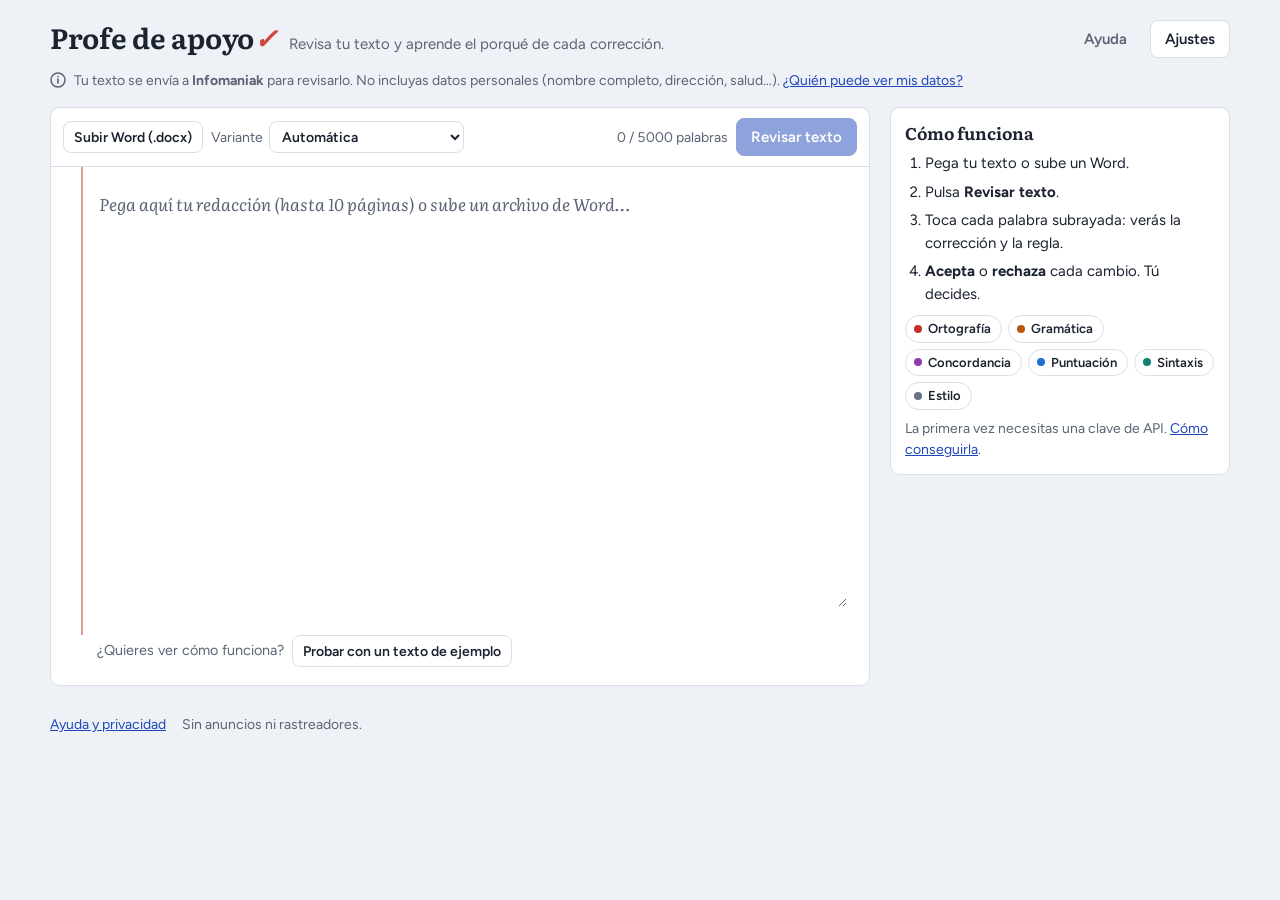
<file: index.html>
<!doctype html>
<html lang="es">
<head>
<meta charset="utf-8">
<meta name="viewport" content="width=device-width, initial-scale=1, viewport-fit=cover">
<title>Profe de apoyo</title>
<meta name="description" content="Revisa la gramática, la ortografía y la sintaxis de tus textos en español, con una explicación breve de cada corrección.">
<meta name="referrer" content="no-referrer">
<link rel="stylesheet" href="styles.css">
</head>
<body>
<div class="wrap">
  <header class="top">
    <div class="brand">
      <h1>Profe de apoyo<span class="tick">✓</span></h1>
      <p>Revisa tu texto y aprende el porqué de cada corrección.</p>
    </div>
    <nav>
      <a class="btn ghost" href="ayuda.html">Ayuda</a>
      <button class="btn" id="openSettings" type="button">Ajustes</button>
    </nav>
  </header>

  <p class="notice" id="notice">
    <svg width="16" height="16" viewBox="0 0 16 16" aria-hidden="true"><circle cx="8" cy="8" r="7" fill="none" stroke="currentColor" stroke-width="1.5"/><path d="M8 7v4M8 4.6v.1" stroke="currentColor" stroke-width="1.6" stroke-linecap="round"/></svg>
    <span>Tu texto se envía a <b id="providerName">Infomaniak</b> para revisarlo. No incluyas datos personales (nombre completo, dirección, salud…). <a href="ayuda.html#privacidad">¿Quién puede ver mis datos?</a></span>
  </p>

  <main class="layout">
    <section class="page" aria-label="Tu texto">
      <!-- Editing mode -->
      <div id="editMode">
        <div class="page-bar">
          <button class="btn small" id="uploadBtn" type="button">Subir Word (.docx)</button>
          <input id="fileInput" type="file" accept=".docx,.txt,application/vnd.openxmlformats-officedocument.wordprocessingml.document,text/plain" hidden>
          <label class="variant" for="variant"><span>Variante</span>
            <select id="variant">
              <option value="auto">Automática</option>
              <option value="es">España</option>
              <option value="mx">México y Centroamérica</option>
              <option value="caribe">Caribe</option>
              <option value="andina">Andina</option>
              <option value="rio">Río de la Plata</option>
              <option value="cl">Chile</option>
              <option value="us">Estados Unidos</option>
            </select>
          </label>
          <span class="grow"></span>
          <span class="count" id="wordCount">0 / 5.000 palabras</span>
          <button class="btn primary" id="checkBtn" type="button">Revisar texto</button>
        </div>
        <div id="editBanner"></div>
        <div class="sheet">
          <label for="input" class="label" style="position:absolute;left:-9999px">Tu texto</label>
          <textarea id="input" spellcheck="false" placeholder="Pega aquí tu redacción (hasta 10 páginas) o sube un archivo de Word…"></textarea>
        </div>
        <div class="empty-help" id="emptyHelp">
          <span>¿Quieres ver cómo funciona?</span>
          <button class="btn small" id="sampleBtn" type="button">Probar con un texto de ejemplo</button>
        </div>
      </div>

      <!-- Review mode -->
      <div id="reviewMode" hidden>
        <div class="page-bar">
          <button class="btn small" id="editBtn" type="button">Editar texto</button>
          <span class="grow"></span>
          <button class="btn small" id="copyBtn" type="button">Copiar texto</button>
          <button class="btn small" id="downloadBtn" type="button">Descargar (.txt)</button>
        </div>
        <div class="progress" id="progress">
          <div class="progress-label" id="progressLabel">Preparando…</div>
          <div class="bar"><span id="progressBar"></span></div>
        </div>
        <div id="reviewBanner"></div>
        <div class="sheet" id="sheet">
          <div class="doc" id="doc" aria-live="polite"></div>
          <div class="card" id="card" hidden role="dialog" aria-label="Sugerencia"></div>
        </div>
      </div>
    </section>

    <aside class="side">
      <div class="panel how" id="howPanel">
        <h2>Cómo funciona</h2>
        <ol>
          <li>Pega tu texto o sube un Word.</li>
          <li>Pulsa <b>Revisar texto</b>.</li>
          <li>Toca cada palabra subrayada: verás la corrección y la regla.</li>
          <li><b>Acepta</b> o <b>rechaza</b> cada cambio. Tú decides.</li>
        </ol>
        <div class="legend" aria-label="Tipos de corrección">
          <span class="chip static t-ortografia">Ortografía</span>
          <span class="chip static t-gramatica">Gramática</span>
          <span class="chip static t-concordancia">Concordancia</span>
          <span class="chip static t-puntuacion">Puntuación</span>
          <span class="chip static t-sintaxis">Sintaxis</span>
          <span class="chip static t-estilo">Estilo</span>
        </div>
        <p>La primera vez necesitas una clave de API. <a href="ayuda.html#clave">Cómo conseguirla</a>.</p>
      </div>

      <div class="panel" id="sumPanel" hidden>
        <div class="label">Sugerencias</div>
        <div class="stats" id="stats"></div>
        <div class="filters" id="filters"></div>
        <div class="actions">
          <button class="btn small ok" id="acceptAll" type="button">Aceptar todas</button>
          <button class="btn small" id="rejectAll" type="button">Rechazar todas</button>
        </div>
      </div>
      <div class="panel" id="listPanel" hidden>
        <ul class="list" id="list"></ul>
      </div>
    </aside>
  </main>

  <footer class="foot-links">
    <a href="ayuda.html">Ayuda y privacidad</a>
    <span>Sin anuncios ni rastreadores.</span>
  </footer>
</div>

<dialog id="settings" aria-labelledby="settingsTitle">
  <form class="dlg" id="settingsForm" method="dialog">
    <h2 id="settingsTitle">Ajustes</h2>

    <div class="field">
      <span class="label">Servicio de IA</span>
      <div class="seg cards">
        <label>
          <input type="radio" name="provider" value="infomaniak" checked>
          <span class="card-body">
            <span class="card-title">Infomaniak <span class="badge good">Recomendada</span> <span class="badge good">Más segura</span></span>
            <small><b>Privacidad:</b> los textos se procesan solo en Suiza, sin registros y sin usarse para entrenar. Leyes suiza y europea de protección de datos.</small>
            <small><b>Coste:</b> 1 millón de créditos gratis para empezar; después, pago por uso (céntimos por texto).</small>
          </span>
        </label>
        <label>
          <input type="radio" name="provider" value="groq">
          <span class="card-body">
            <span class="card-title">Groq <span class="badge good">La más rápida de configurar</span></span>
            <small>Clave gratuita en unos minutos, sin tarjeta.</small>
            <small><b>Uso:</b> unos 6 textos largos al día por cuenta (8.000 tokens por minuto y 200.000 al día). El límite por minuto se renueva cada minuto; el diario, poco a poco a lo largo de 24 horas.</small>
            <small><b>Privacidad:</b> según sus condiciones, no usa los textos para entrenar ni los guarda por defecto. Empresa de EE. UU.; pide tener 18 años o permiso de madre, padre o tutor.</small>
          </span>
        </label>
        <label>
          <input type="radio" name="provider" value="custom">
          <span class="card-body">
            <span class="card-title">Otro proveedor</span>
            <small>Usa la clave de otro servicio de IA compatible con la API de OpenAI (por ejemplo, el que ofrezca tu centro). Indica su dirección, el modelo y tu clave.</small>
            <small>Antes de usarlo, revisa sus condiciones de uso y su política de privacidad.</small>
          </span>
        </label>
      </div>
      <p class="hint">Tu texto se envía al servicio elegido solo para revisarlo. Te recomendamos leer las condiciones de uso y la política de privacidad de cualquier servicio de IA antes de usarlo y, como buena práctica, no incluir datos personales. <a href="ayuda.html#comparar" target="_blank" rel="noopener">Comparar servicios</a></p>
    </div>

    <div class="field">
      <label for="apiKey">Tu clave de API</label>
      <div class="keyrow">
        <input id="apiKey" type="password" autocomplete="off" spellcheck="false" placeholder="Pega aquí tu clave">
        <button class="btn small" id="toggleKey" type="button">Mostrar</button>
        <button class="btn small" id="testKey" type="button">Probar clave</button>
      </div>
      <span class="hint" id="testMsg" role="status"></span>
      <span class="hint" id="keyHint">¿No tienes clave? <a href="ayuda.html#clave" target="_blank" rel="noopener">Cómo conseguirla</a>.</span>
    </div>

    <div id="customFields" hidden>
      <div class="field">
        <label for="baseUrl">Dirección del servicio</label>
        <input id="baseUrl" type="text" inputmode="url" autocomplete="off" spellcheck="false" placeholder="https://api.ejemplo.com/v1">
        <span class="hint">La dirección base de su API compatible con OpenAI (la que termina en <code>/v1</code>). Te la indica el servicio.</span>
      </div>
      <div class="field">
        <label for="customModel">Modelo</label>
        <input id="customModel" type="text" autocomplete="off" spellcheck="false" placeholder="Nombre del modelo">
        <span class="hint">Si lo dejas vacío, se elige el primero disponible.</span>
      </div>
    </div>

    <div id="infomaniakFields" hidden>
      <div class="field">
        <label for="productId">ID del producto (Infomaniak)</label>
        <input id="productId" type="text" inputmode="numeric" autocomplete="off" placeholder="Por ejemplo: 104567">
        <span class="hint">En el Manager de Infomaniak: Cloud Computing → AI Tools.</span>
      </div>
      <div class="field">
        <label for="model">Modelo (opcional)</label>
        <input id="model" type="text" autocomplete="off" spellcheck="false" placeholder="Se elige automáticamente">
        <span class="hint">Déjalo vacío salvo que tu profesor/a te indique uno.</span>
      </div>
    </div>

    <label class="check"><input type="checkbox" id="shared"> <span><b>Ordenador compartido: no guardar nada</b><small>La clave y el texto se borran al cerrar la pestaña.</small></span></label>

    <div class="foot">
      <button class="btn danger small" id="wipeBtn" type="button">Borrar mis datos de este equipo</button>
      <span class="msg" id="settingsMsg" role="status"></span>
      <span style="display:flex;gap:8px">
        <button class="btn" value="cancel" type="submit" formnovalidate>Cerrar</button>
        <button class="btn primary" id="saveSettings" value="save" type="submit">Guardar</button>
      </span>
    </div>
  </form>
</dialog>

<script src="vendor/mammoth.browser.min.js" defer></script>
<script src="app.js" defer></script>
</body>
</html>
</file>
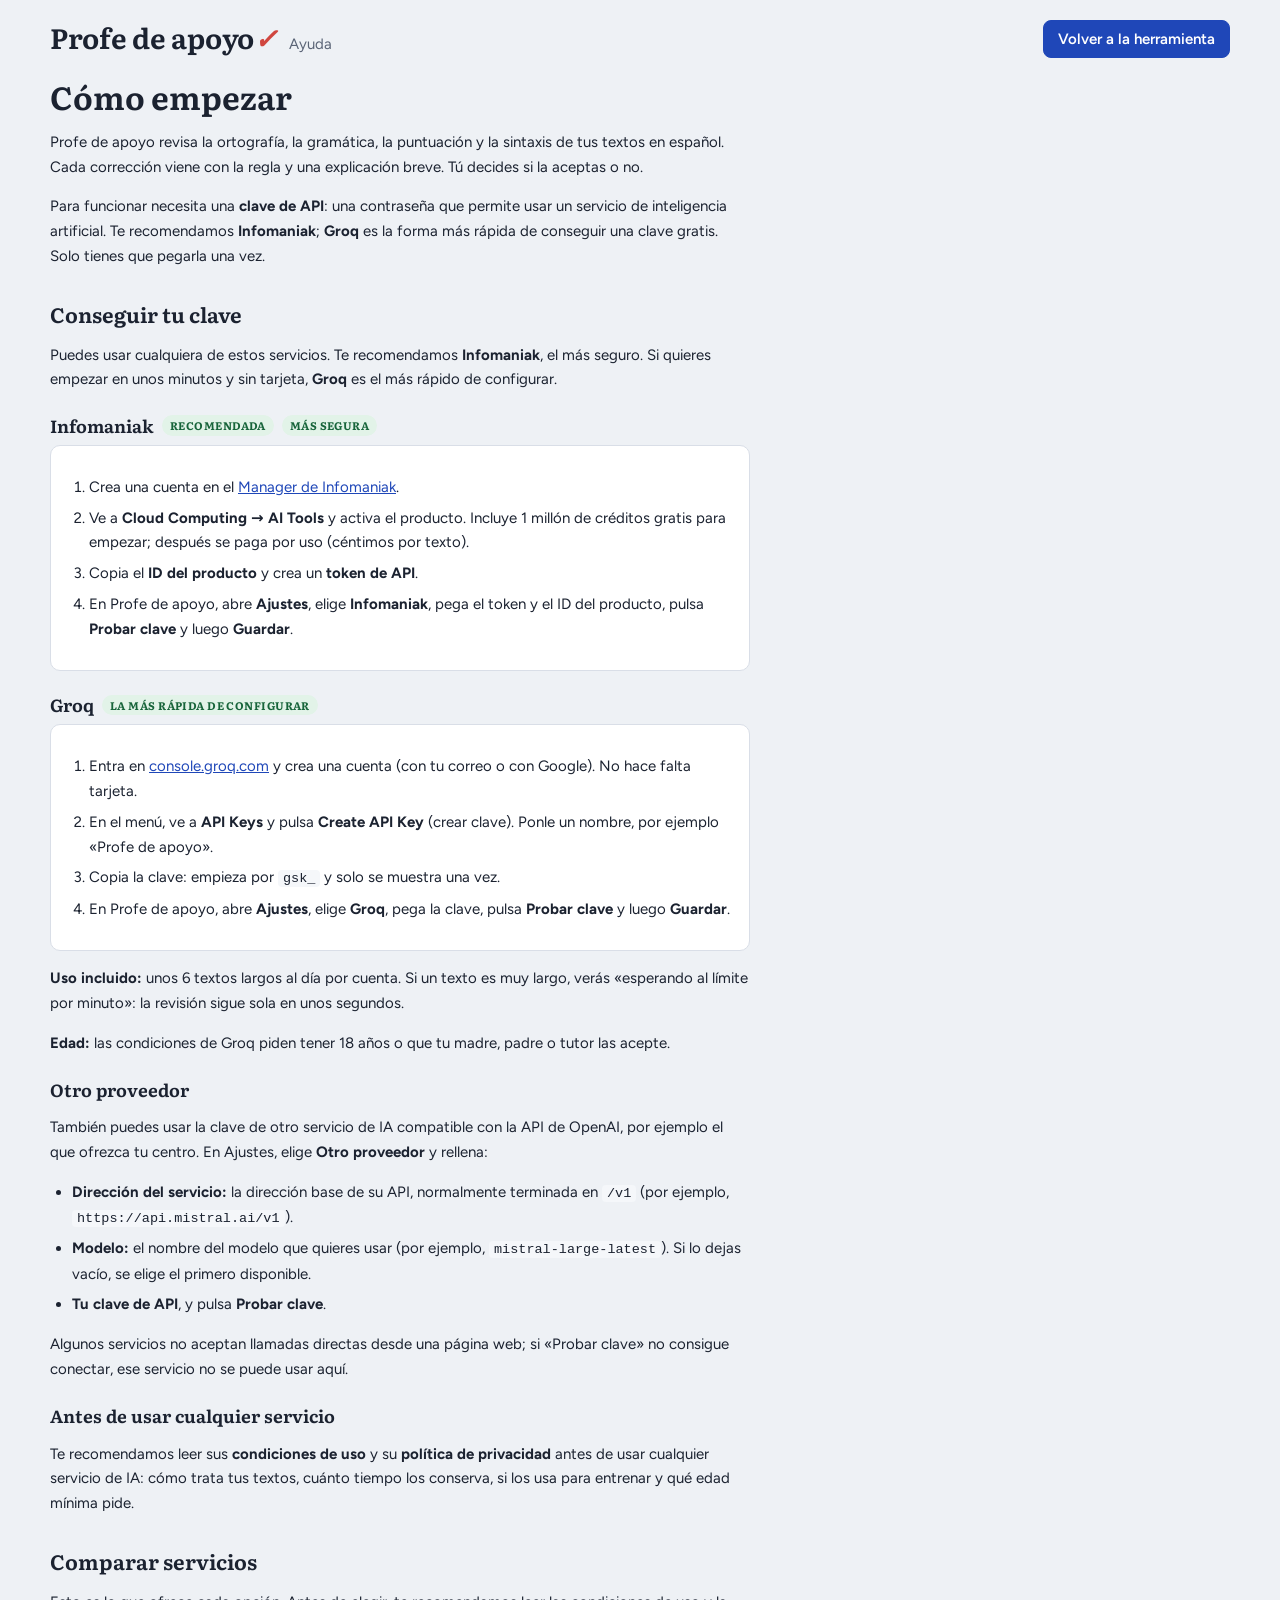
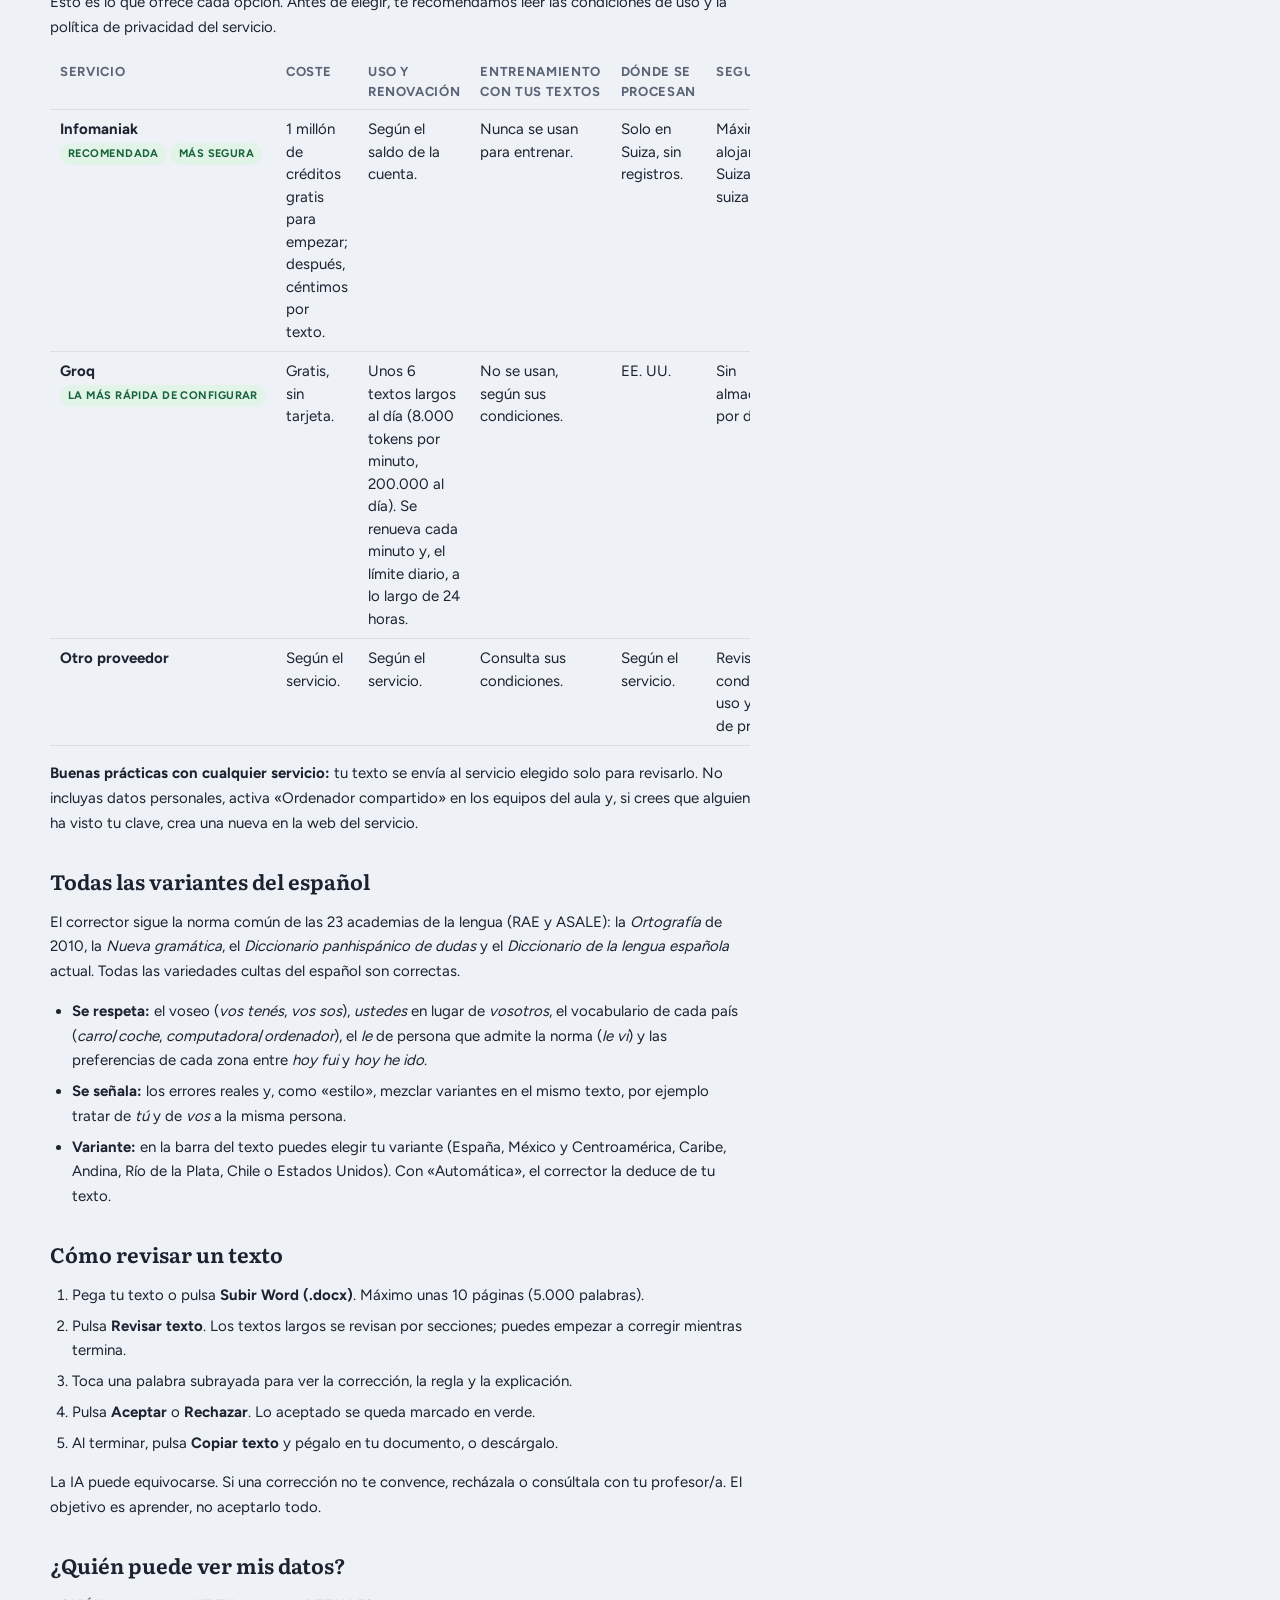
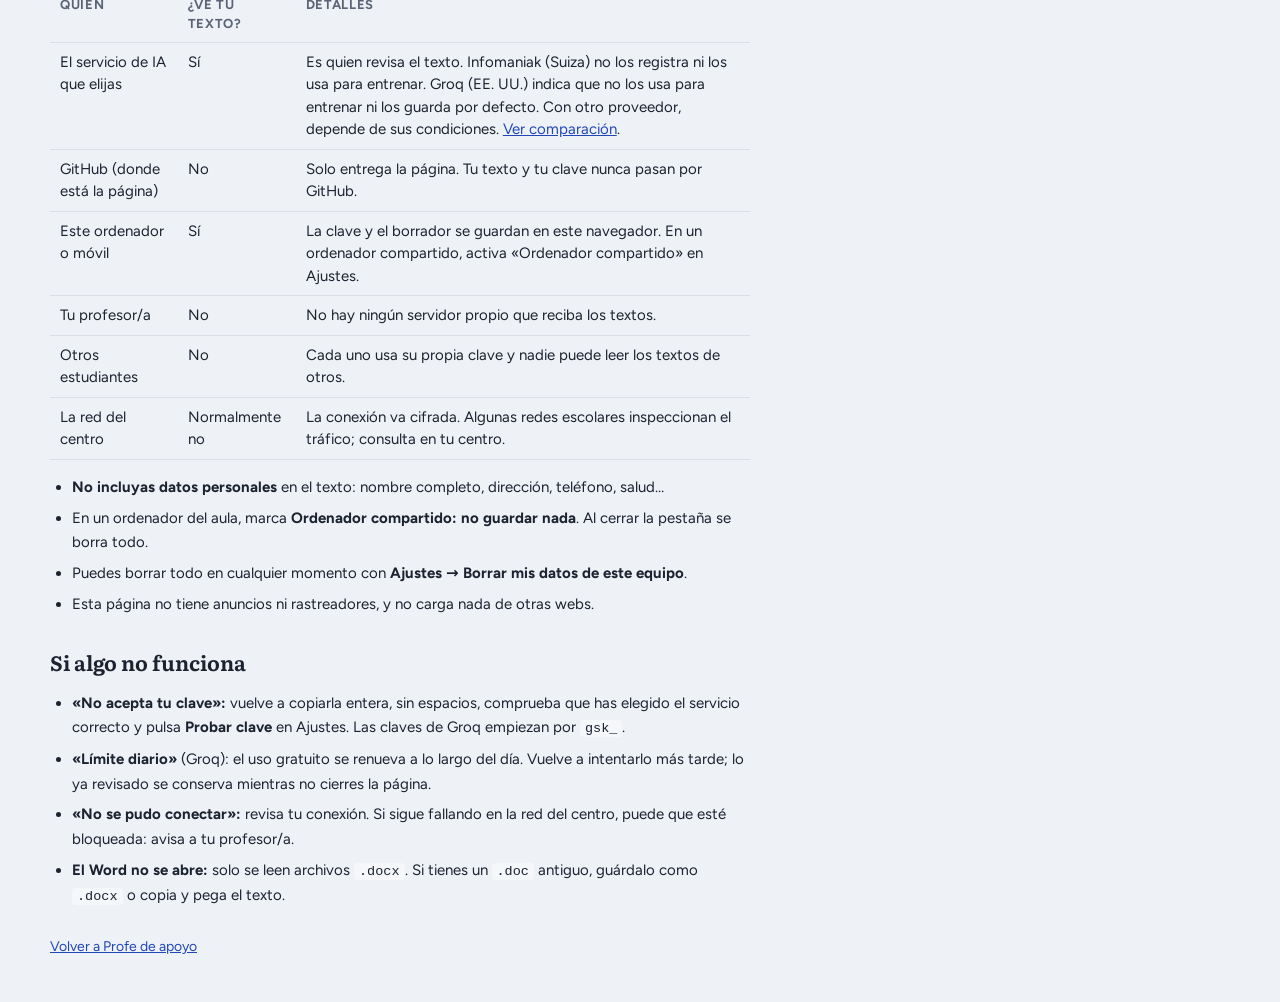
<file: ayuda.html>
<!doctype html>
<html lang="es">
<head>
<meta charset="utf-8">
<meta name="viewport" content="width=device-width, initial-scale=1, viewport-fit=cover">
<title>Ayuda · Profe de apoyo</title>
<meta name="referrer" content="no-referrer">
<link rel="stylesheet" href="styles.css">
</head>
<body>
<div class="wrap">
  <header class="top">
    <div class="brand">
      <h1>Profe de apoyo<span class="tick">✓</span></h1>
      <p>Ayuda</p>
    </div>
    <nav><a class="btn primary" href="index.html">Volver a la herramienta</a></nav>
  </header>

  <main class="prose">
    <h1>Cómo empezar</h1>
    <p>Profe de apoyo revisa la ortografía, la gramática, la puntuación y la sintaxis de tus textos en español. Cada corrección viene con la regla y una explicación breve. Tú decides si la aceptas o no.</p>
    <p>Para funcionar necesita una <b>clave de API</b>: una contraseña que permite usar un servicio de inteligencia artificial. Te recomendamos <b>Infomaniak</b>; <b>Groq</b> es la forma más rápida de conseguir una clave gratis. Solo tienes que pegarla una vez.</p>

    <h2 id="clave">Conseguir tu clave</h2>
    <p>Puedes usar cualquiera de estos servicios. Te recomendamos <b>Infomaniak</b>, el más seguro. Si quieres empezar en unos minutos y sin tarjeta, <b>Groq</b> es el más rápido de configurar.</p>

    <h3 id="infomaniak">Infomaniak <span class="badge good">Recomendada</span> <span class="badge good">Más segura</span></h3>
    <div class="box">
      <ol>
        <li>Crea una cuenta en el <a href="https://manager.infomaniak.com" target="_blank" rel="noopener">Manager de Infomaniak</a>.</li>
        <li>Ve a <b>Cloud Computing → AI Tools</b> y activa el producto. Incluye 1 millón de créditos gratis para empezar; después se paga por uso (céntimos por texto).</li>
        <li>Copia el <b>ID del producto</b> y crea un <b>token de API</b>.</li>
        <li>En Profe de apoyo, abre <b>Ajustes</b>, elige <b>Infomaniak</b>, pega el token y el ID del producto, pulsa <b>Probar clave</b> y luego <b>Guardar</b>.</li>
      </ol>
    </div>

    <h3 id="groq">Groq <span class="badge good">La más rápida de configurar</span></h3>
    <div class="box">
      <ol>
        <li>Entra en <a href="https://console.groq.com" target="_blank" rel="noopener">console.groq.com</a> y crea una cuenta (con tu correo o con Google). No hace falta tarjeta.</li>
        <li>En el menú, ve a <b>API Keys</b> y pulsa <b>Create API Key</b> (crear clave). Ponle un nombre, por ejemplo «Profe de apoyo».</li>
        <li>Copia la clave: empieza por <code>gsk_</code> y solo se muestra una vez.</li>
        <li>En Profe de apoyo, abre <b>Ajustes</b>, elige <b>Groq</b>, pega la clave, pulsa <b>Probar clave</b> y luego <b>Guardar</b>.</li>
      </ol>
    </div>
    <p><b>Uso incluido:</b> unos 6 textos largos al día por cuenta. Si un texto es muy largo, verás «esperando al límite por minuto»: la revisión sigue sola en unos segundos.</p>
    <p><b>Edad:</b> las condiciones de Groq piden tener 18 años o que tu madre, padre o tutor las acepte.</p>

    <h3 id="otro">Otro proveedor</h3>
    <p>También puedes usar la clave de otro servicio de IA compatible con la API de OpenAI, por ejemplo el que ofrezca tu centro. En Ajustes, elige <b>Otro proveedor</b> y rellena:</p>
    <ul>
      <li><b>Dirección del servicio:</b> la dirección base de su API, normalmente terminada en <code>/v1</code> (por ejemplo, <code>https://api.mistral.ai/v1</code>).</li>
      <li><b>Modelo:</b> el nombre del modelo que quieres usar (por ejemplo, <code>mistral-large-latest</code>). Si lo dejas vacío, se elige el primero disponible.</li>
      <li><b>Tu clave de API</b>, y pulsa <b>Probar clave</b>.</li>
    </ul>
    <p>Algunos servicios no aceptan llamadas directas desde una página web; si «Probar clave» no consigue conectar, ese servicio no se puede usar aquí.</p>

    <h3 id="condiciones">Antes de usar cualquier servicio</h3>
    <p>Te recomendamos leer sus <b>condiciones de uso</b> y su <b>política de privacidad</b> antes de usar cualquier servicio de IA: cómo trata tus textos, cuánto tiempo los conserva, si los usa para entrenar y qué edad mínima pide.</p>

    <h2 id="comparar">Comparar servicios</h2>
    <p>Esto es lo que ofrece cada opción. Antes de elegir, te recomendamos leer las condiciones de uso y la política de privacidad del servicio.</p>
    <div class="table-wrap">
      <table>
        <thead><tr><th>Servicio</th><th>Coste</th><th>Uso y renovación</th><th>Entrenamiento con tus textos</th><th>Dónde se procesan</th><th>Seguridad</th></tr></thead>
        <tbody>
          <tr><td><b>Infomaniak</b><br><span class="badge good">Recomendada</span> <span class="badge good">Más segura</span></td><td>1 millón de créditos gratis para empezar; después, céntimos por texto.</td><td>Según el saldo de la cuenta.</td><td>Nunca se usan para entrenar.</td><td>Solo en Suiza, sin registros.</td><td>Máxima: alojamiento en Suiza, leyes suiza y europea.</td></tr>
          <tr><td><b>Groq</b><br><span class="badge good">La más rápida de configurar</span></td><td>Gratis, sin tarjeta.</td><td>Unos 6 textos largos al día (8.000 tokens por minuto, 200.000 al día). Se renueva cada minuto y, el límite diario, a lo largo de 24 horas.</td><td>No se usan, según sus condiciones.</td><td>EE. UU.</td><td>Sin almacenamiento por defecto.</td></tr>
          <tr><td><b>Otro proveedor</b></td><td>Según el servicio.</td><td>Según el servicio.</td><td>Consulta sus condiciones.</td><td>Según el servicio.</td><td>Revisa sus condiciones de uso y su política de privacidad.</td></tr>
        </tbody>
      </table>
    </div>
    <p><b>Buenas prácticas con cualquier servicio:</b> tu texto se envía al servicio elegido solo para revisarlo. No incluyas datos personales, activa «Ordenador compartido» en los equipos del aula y, si crees que alguien ha visto tu clave, crea una nueva en la web del servicio.</p>

    <h2 id="variantes">Todas las variantes del español</h2>
    <p>El corrector sigue la norma común de las 23 academias de la lengua (RAE y ASALE): la <i>Ortografía</i> de 2010, la <i>Nueva gramática</i>, el <i>Diccionario panhispánico de dudas</i> y el <i>Diccionario de la lengua española</i> actual. Todas las variedades cultas del español son correctas.</p>
    <ul>
      <li><b>Se respeta:</b> el voseo (<i>vos tenés</i>, <i>vos sos</i>), <i>ustedes</i> en lugar de <i>vosotros</i>, el vocabulario de cada país (<i>carro</i>/<i>coche</i>, <i>computadora</i>/<i>ordenador</i>), el <i>le</i> de persona que admite la norma (<i>le vi</i>) y las preferencias de cada zona entre <i>hoy fui</i> y <i>hoy he ido</i>.</li>
      <li><b>Se señala:</b> los errores reales y, como «estilo», mezclar variantes en el mismo texto, por ejemplo tratar de <i>tú</i> y de <i>vos</i> a la misma persona.</li>
      <li><b>Variante:</b> en la barra del texto puedes elegir tu variante (España, México y Centroamérica, Caribe, Andina, Río de la Plata, Chile o Estados Unidos). Con «Automática», el corrector la deduce de tu texto.</li>
    </ul>

    <h2 id="uso">Cómo revisar un texto</h2>
    <ol>
      <li>Pega tu texto o pulsa <b>Subir Word (.docx)</b>. Máximo unas 10 páginas (5.000 palabras).</li>
      <li>Pulsa <b>Revisar texto</b>. Los textos largos se revisan por secciones; puedes empezar a corregir mientras termina.</li>
      <li>Toca una palabra subrayada para ver la corrección, la regla y la explicación.</li>
      <li>Pulsa <b>Aceptar</b> o <b>Rechazar</b>. Lo aceptado se queda marcado en verde.</li>
      <li>Al terminar, pulsa <b>Copiar texto</b> y pégalo en tu documento, o descárgalo.</li>
    </ol>
    <p>La IA puede equivocarse. Si una corrección no te convence, recházala o consúltala con tu profesor/a. El objetivo es aprender, no aceptarlo todo.</p>

    <h2 id="privacidad">¿Quién puede ver mis datos?</h2>
    <div class="table-wrap">
      <table>
        <thead><tr><th>Quién</th><th>¿Ve tu texto?</th><th>Detalles</th></tr></thead>
        <tbody>
          <tr><td>El servicio de IA que elijas</td><td>Sí</td><td>Es quien revisa el texto. Infomaniak (Suiza) no los registra ni los usa para entrenar. Groq (EE. UU.) indica que no los usa para entrenar ni los guarda por defecto. Con otro proveedor, depende de sus condiciones. <a href="#comparar">Ver comparación</a>.</td></tr>
          <tr><td>GitHub (donde está la página)</td><td>No</td><td>Solo entrega la página. Tu texto y tu clave nunca pasan por GitHub.</td></tr>
          <tr><td>Este ordenador o móvil</td><td>Sí</td><td>La clave y el borrador se guardan en este navegador. En un ordenador compartido, activa «Ordenador compartido» en Ajustes.</td></tr>
          <tr><td>Tu profesor/a</td><td>No</td><td>No hay ningún servidor propio que reciba los textos.</td></tr>
          <tr><td>Otros estudiantes</td><td>No</td><td>Cada uno usa su propia clave y nadie puede leer los textos de otros.</td></tr>
          <tr><td>La red del centro</td><td>Normalmente no</td><td>La conexión va cifrada. Algunas redes escolares inspeccionan el tráfico; consulta en tu centro.</td></tr>
        </tbody>
      </table>
    </div>
    <ul>
      <li><b>No incluyas datos personales</b> en el texto: nombre completo, dirección, teléfono, salud…</li>
      <li>En un ordenador del aula, marca <b>Ordenador compartido: no guardar nada</b>. Al cerrar la pestaña se borra todo.</li>
      <li>Puedes borrar todo en cualquier momento con <b>Ajustes → Borrar mis datos de este equipo</b>.</li>
      <li>Esta página no tiene anuncios ni rastreadores, y no carga nada de otras webs.</li>
    </ul>

    <h2 id="problemas">Si algo no funciona</h2>
    <ul>
      <li><b>«No acepta tu clave»:</b> vuelve a copiarla entera, sin espacios, comprueba que has elegido el servicio correcto y pulsa <b>Probar clave</b> en Ajustes. Las claves de Groq empiezan por <code>gsk_</code>.</li>
      <li><b>«Límite diario»</b> (Groq): el uso gratuito se renueva a lo largo del día. Vuelve a intentarlo más tarde; lo ya revisado se conserva mientras no cierres la página.</li>
      <li><b>«No se pudo conectar»:</b> revisa tu conexión. Si sigue fallando en la red del centro, puede que esté bloqueada: avisa a tu profesor/a.</li>
      <li><b>El Word no se abre:</b> solo se leen archivos <code>.docx</code>. Si tienes un <code>.doc</code> antiguo, guárdalo como <code>.docx</code> o copia y pega el texto.</li>
    </ul>
  </main>

  <footer class="foot-links">
    <a href="index.html">Volver a Profe de apoyo</a>
  </footer>
</div>
</body>
</html>
</file>
<file: styles.css>
/* Layout: a notebook "page" (student text, with the red margin line of a school cuaderno) beside a narrow column of teacher's notes. */
@font-face {
  font-family: "Literata";
  src: url("vendor/fonts/literata-latin-wght-normal.woff2") format("woff2");
  font-weight: 200 900;
  font-style: normal;
  font-display: swap;
}
@font-face {
  font-family: "Literata";
  src: url("vendor/fonts/literata-latin-wght-italic.woff2") format("woff2");
  font-weight: 200 900;
  font-style: italic;
  font-display: swap;
}
@font-face {
  font-family: "Figtree";
  src: url("vendor/fonts/figtree-latin-wght-normal.woff2") format("woff2");
  font-weight: 300 900;
  font-style: normal;
  font-display: swap;
}

:root {
  --bg: #eef1f5;
  --paper: #ffffff;
  --ink: #1b2230;
  --muted: #5a6476;
  --line: #d9dee7;
  --soft: #f5f7fa;
  --accent: #1f47b8;
  --accent-ink: #ffffff;
  --pen: #d0463f;
  --t-ortografia: #c62f2a;
  --t-gramatica: #b9580a;
  --t-concordancia: #9038ad;
  --t-puntuacion: #1f6fd1;
  --t-sintaxis: #0d8172;
  --t-estilo: #687284;
  --fixed-bg: #e2f3e8;
  --fixed-ink: #17643a;
  --warn-bg: #fff3dc;
  --warn-ink: #6f4500;
  --err-bg: #fde7e6;
  --err-ink: #9b1c17;
  --shadow: 0 10px 30px rgba(20, 30, 50, 0.14);
  --font-text: "Literata", Georgia, "Times New Roman", serif;
  --font-ui: "Figtree", system-ui, -apple-system, "Segoe UI", Roboto, sans-serif;
  color-scheme: light;
}
@media (prefers-color-scheme: dark) {
  :root:not([data-theme="light"]) {
    --bg: #10141b;
    --paper: #181d27;
    --ink: #e6e9ef;
    --muted: #9ba4b4;
    --line: #2b3242;
    --soft: #1e2430;
    --accent: #87a8ff;
    --accent-ink: #0c1222;
    --pen: #e0716b;
    --t-ortografia: #ff7d76;
    --t-gramatica: #f2a65e;
    --t-concordancia: #d18ce8;
    --t-puntuacion: #72b2ff;
    --t-sintaxis: #4fd0bc;
    --t-estilo: #a6aebb;
    --fixed-bg: #15331f;
    --fixed-ink: #8fe0ae;
    --warn-bg: #3a2a0c;
    --warn-ink: #f5cf86;
    --err-bg: #3b1716;
    --err-ink: #ffb4ae;
    --shadow: 0 10px 30px rgba(0, 0, 0, 0.5);
    color-scheme: dark;
  }
}
:root[data-theme="dark"] {
  --bg: #10141b;
  --paper: #181d27;
  --ink: #e6e9ef;
  --muted: #9ba4b4;
  --line: #2b3242;
  --soft: #1e2430;
  --accent: #87a8ff;
  --accent-ink: #0c1222;
  --pen: #e0716b;
  --t-ortografia: #ff7d76;
  --t-gramatica: #f2a65e;
  --t-concordancia: #d18ce8;
  --t-puntuacion: #72b2ff;
  --t-sintaxis: #4fd0bc;
  --t-estilo: #a6aebb;
  --fixed-bg: #15331f;
  --fixed-ink: #8fe0ae;
  --warn-bg: #3a2a0c;
  --warn-ink: #f5cf86;
  --err-bg: #3b1716;
  --err-ink: #ffb4ae;
  --shadow: 0 10px 30px rgba(0, 0, 0, 0.5);
  color-scheme: dark;
}

* { box-sizing: border-box; }
[hidden] { display: none !important; }
html { -webkit-text-size-adjust: 100%; }
body {
  margin: 0;
  background: var(--bg);
  color: var(--ink);
  font: 15px/1.5 var(--font-ui);
  padding-inline: 16px;
  padding-block: 0 48px;
}
a { color: var(--accent); }
button, input, select, textarea { font: inherit; color: inherit; }
:focus-visible { outline: 2px solid var(--accent); outline-offset: 2px; }

.wrap { max-width: 1180px; margin: 0 auto; }

/* Header */
.top {
  display: flex;
  flex-wrap: wrap;
  align-items: center;
  justify-content: space-between;
  gap: 12px;
  padding-block: 20px 12px;
}
.brand { display: flex; align-items: baseline; gap: 12px; flex-wrap: wrap; }
.brand h1 {
  margin: 0;
  font: 650 1.75rem/1.1 var(--font-text);
  letter-spacing: -0.01em;
}
.brand h1 .tick { color: var(--pen); font-style: italic; }
.brand p { margin: 0; color: var(--muted); }
.top nav { display: flex; gap: 8px; }

.notice {
  display: flex;
  gap: 8px;
  align-items: flex-start;
  font-size: 0.875rem;
  color: var(--muted);
  margin-block: 0 16px;
}
.notice svg { flex: none; margin-top: 2px; }

/* Buttons */
.btn {
  display: inline-flex;
  align-items: center;
  justify-content: center;
  gap: 6px;
  min-height: 38px;
  padding: 0 14px;
  border-radius: 8px;
  border: 1px solid var(--line);
  background: var(--paper);
  color: var(--ink);
  font-weight: 600;
  cursor: pointer;
  text-decoration: none;
  white-space: nowrap;
}
.btn:hover { border-color: var(--muted); }
.btn:disabled { opacity: 0.5; cursor: not-allowed; }
.btn.primary { background: var(--accent); border-color: var(--accent); color: var(--accent-ink); }
.btn.primary:hover { filter: brightness(1.08); }
.btn.ghost { background: transparent; border-color: transparent; color: var(--muted); }
.btn.ghost:hover { color: var(--ink); border-color: var(--line); }
.btn.ok { background: var(--fixed-ink); border-color: var(--fixed-ink); color: var(--paper); }
.btn.danger { color: var(--err-ink); border-color: var(--err-ink); background: transparent; }
.btn.small { min-height: 32px; padding: 0 10px; font-size: 0.875rem; }

/* Main grid */
.layout {
  display: grid;
  grid-template-columns: minmax(0, 1fr) 340px;
  gap: 20px;
  align-items: start;
}
@media (max-width: 900px) {
  .layout { grid-template-columns: minmax(0, 1fr); }
}

/* Notebook page */
.page {
  position: relative;
  background: var(--paper);
  border: 1px solid var(--line);
  border-radius: 10px;
  min-width: 0;
}
.page-bar {
  display: flex;
  flex-wrap: wrap;
  align-items: center;
  gap: 8px;
  padding: 10px 12px;
  border-bottom: 1px solid var(--line);
}
.page-bar .grow { flex: 1 1 auto; }
.count { font-size: 0.875rem; color: var(--muted); font-variant-numeric: tabular-nums; }
.count.over { color: var(--err-ink); font-weight: 700; }

.sheet {
  position: relative;
  padding: 20px 22px 28px 46px;
}
.sheet::before {
  content: "";
  position: absolute;
  top: 0;
  bottom: 0;
  left: 30px;
  width: 1.5px;
  background: var(--pen);
  opacity: 0.55;
}
#input {
  display: block;
  width: 100%;
  min-height: 420px;
  border: 0;
  resize: vertical;
  background: transparent;
  font: 1.0625rem/1.8 var(--font-text);
  color: var(--ink);
  outline: none;
}
#input::placeholder { color: var(--muted); font-style: italic; }
.doc {
  font: 1.0625rem/1.9 var(--font-text);
  white-space: pre-wrap;
  overflow-wrap: anywhere;
  max-width: 72ch;
  min-height: 300px;
}

.empty-help {
  display: flex;
  flex-wrap: wrap;
  gap: 8px;
  align-items: center;
  padding: 0 22px 18px 46px;
  color: var(--muted);
  font-size: 0.9rem;
}

/* Marks */
.sug {
  --c: var(--t-gramatica);
  background: color-mix(in srgb, var(--c) 13%, transparent);
  color: inherit;
  border-bottom: 2px solid var(--c);
  border-radius: 2px;
  padding: 0 1px;
  cursor: pointer;
}
.sug:hover, .sug.sel { background: color-mix(in srgb, var(--c) 26%, transparent); }
.sug.sel { outline: 2px solid var(--c); outline-offset: 1px; }
.sug.dim { background: transparent; border-bottom-style: dotted; }
.t-ortografia { --c: var(--t-ortografia); }
.t-gramatica { --c: var(--t-gramatica); }
.t-concordancia { --c: var(--t-concordancia); }
.t-puntuacion { --c: var(--t-puntuacion); }
.t-sintaxis { --c: var(--t-sintaxis); }
.t-estilo { --c: var(--t-estilo); }
.fixed {
  background: var(--fixed-bg);
  color: var(--fixed-ink);
  border-radius: 2px;
}
.sug.zero::after { content: "⌫"; font-size: 0.75em; padding: 0 2px; }

/* Progress */
.progress { padding: 10px 12px 0; }
.progress-label { font-size: 0.875rem; color: var(--muted); font-variant-numeric: tabular-nums; }
.bar { height: 6px; border-radius: 99px; background: var(--soft); overflow: hidden; margin-top: 6px; }
.bar > span { display: block; height: 100%; width: 0; background: var(--accent); transition: width 0.3s ease; }

/* Banners */
.banner {
  margin: 12px 12px 0;
  padding: 10px 12px;
  border-radius: 8px;
  font-size: 0.9rem;
  display: flex;
  flex-wrap: wrap;
  gap: 8px;
  align-items: center;
}
.banner.err { background: var(--err-bg); color: var(--err-ink); }
.banner.warn { background: var(--warn-bg); color: var(--warn-ink); }
.banner.ok { background: var(--fixed-bg); color: var(--fixed-ink); }
.banner .grow { flex: 1 1 220px; min-width: 0; }

/* Side column */
.side {
  position: sticky;
  top: 12px;
  display: flex;
  flex-direction: column;
  gap: 12px;
  min-width: 0;
}
@media (max-width: 900px) { .side { position: static; } }
.panel {
  background: var(--paper);
  border: 1px solid var(--line);
  border-radius: 10px;
  padding: 14px;
  min-width: 0;
}
.panel h2 {
  margin: 0 0 8px;
  font: 650 1.0625rem/1.3 var(--font-text);
}
.label {
  font-size: 0.75rem;
  letter-spacing: 0.06em;
  text-transform: uppercase;
  color: var(--muted);
  font-weight: 700;
}
.stats { display: flex; gap: 14px; flex-wrap: wrap; font-size: 0.875rem; color: var(--muted); font-variant-numeric: tabular-nums; }
.stats b { color: var(--ink); }
.filters { display: flex; flex-wrap: wrap; gap: 6px; margin-top: 10px; }
.chip {
  display: inline-flex;
  align-items: center;
  gap: 6px;
  border: 1px solid var(--line);
  background: var(--paper);
  border-radius: 99px;
  padding: 3px 10px 3px 8px;
  font-size: 0.8125rem;
  font-weight: 600;
  cursor: pointer;
  font-variant-numeric: tabular-nums;
}
.chip::before { content: ""; width: 8px; height: 8px; border-radius: 50%; background: var(--c, var(--muted)); }
.chip[aria-pressed="false"] { opacity: 0.45; }
.chip.static { cursor: default; }
.actions { display: flex; flex-wrap: wrap; gap: 8px; margin-top: 12px; }

.list { list-style: none; margin: 0; padding: 0; display: flex; flex-direction: column; gap: 6px; max-height: 52vh; overflow: auto; }
@media (max-width: 900px) { .list { max-height: none; } }
.item {
  display: block;
  width: 100%;
  text-align: left;
  border: 1px solid var(--line);
  border-left: 4px solid var(--c, var(--muted));
  border-radius: 8px;
  background: var(--paper);
  padding: 8px 10px;
  cursor: pointer;
}
.item:hover { background: var(--soft); }
.item.sel { background: var(--soft); border-color: var(--c); }
.item .what { font-size: 0.75rem; font-weight: 700; color: var(--c); text-transform: uppercase; letter-spacing: 0.05em; }
.item .fix { display: block; margin-top: 2px; font-family: var(--font-text); overflow-wrap: anywhere; }
.item.done { opacity: 0.55; }
.item .state { float: right; font-size: 0.75rem; color: var(--muted); }
.old { text-decoration: line-through; text-decoration-color: var(--pen); color: var(--muted); }
.new { color: var(--fixed-ink); font-weight: 600; }

.how ol { margin: 0; padding-left: 20px; display: grid; gap: 6px; }
.how p { margin: 8px 0 0; color: var(--muted); font-size: 0.875rem; }
.legend { display: flex; flex-wrap: wrap; gap: 6px; margin-top: 10px; }

/* Suggestion card */
.card {
  position: absolute;
  z-index: 20;
  width: min(380px, calc(100vw - 32px));
  background: var(--paper);
  border: 1px solid var(--line);
  border-top: 4px solid var(--c, var(--accent));
  border-radius: 10px;
  box-shadow: var(--shadow);
  padding: 14px;
}
.card .head { display: flex; justify-content: space-between; align-items: center; gap: 8px; }
.card .rule { margin: 6px 0 0; font: 650 1rem/1.35 var(--font-text); }
.card .change { margin: 10px 0 0; font: 1.0625rem/1.5 var(--font-text); overflow-wrap: anywhere; }
.card .change .arrow { color: var(--muted); padding: 0 6px; }
.card .why { margin: 10px 0 0; color: var(--ink); }
.card .buttons { display: flex; gap: 8px; margin-top: 14px; flex-wrap: wrap; }
.card .close { min-height: 28px; padding: 0 6px; }
@media (max-width: 700px) {
  .card {
    position: fixed;
    left: 8px !important;
    right: 8px;
    top: auto !important;
    bottom: calc(8px + env(safe-area-inset-bottom, 0px));
    width: auto;
    max-height: 60vh;
    overflow: auto;
  }
  body:has(.card:not([hidden])) { padding-bottom: 300px; }
}

/* Settings dialog */
dialog {
  border: 1px solid var(--line);
  border-radius: 12px;
  background: var(--paper);
  color: var(--ink);
  padding: 0;
  width: min(520px, calc(100vw - 32px));
  box-shadow: var(--shadow);
}
dialog::backdrop { background: rgba(10, 15, 25, 0.45); }
.dlg { padding: 18px; display: flex; flex-direction: column; gap: 14px; }
.dlg h2 { margin: 0; font: 650 1.25rem/1.3 var(--font-text); }
.field { display: flex; flex-direction: column; gap: 6px; }
.field label { font-weight: 600; }
.field .hint { font-size: 0.8125rem; color: var(--muted); }
.field input[type="text"], .field input[type="password"] {
  width: 100%;
  min-height: 40px;
  padding: 0 10px;
  border: 1px solid var(--line);
  border-radius: 8px;
  background: var(--soft);
}
.seg { display: flex; gap: 8px; flex-wrap: wrap; }
.seg label {
  flex: 1 1 140px;
  border: 1px solid var(--line);
  border-radius: 8px;
  padding: 8px 10px;
  cursor: pointer;
  display: flex;
  gap: 8px;
  align-items: flex-start;
}
.seg label small { display: block; color: var(--muted); font-weight: 400; }
.seg label:has(input:checked) { border-color: var(--accent); background: color-mix(in srgb, var(--accent) 8%, transparent); }
.check { display: flex; gap: 8px; align-items: flex-start; }
.check small { display: block; color: var(--muted); }
.keyrow { display: flex; gap: 6px; }
.keyrow input { flex: 1 1 auto; min-width: 0; }
.dlg .foot { display: flex; flex-wrap: wrap; gap: 8px; justify-content: space-between; align-items: center; }
.dlg .msg { font-size: 0.875rem; color: var(--fixed-ink); }

.foot-links { margin-top: 28px; color: var(--muted); font-size: 0.875rem; display: flex; gap: 16px; flex-wrap: wrap; }

/* Help page */
.prose { max-width: 70ch; }
.prose h1 { font: 650 2rem/1.15 var(--font-text); margin: 8px 0 12px; text-wrap: balance; }
.prose h2 { font: 650 1.3rem/1.3 var(--font-text); margin: 32px 0 8px; text-wrap: balance; }
.prose p, .prose li { line-height: 1.65; }
.prose ol, .prose ul { padding-left: 22px; }
.prose li + li { margin-top: 6px; }
.prose .box { background: var(--paper); border: 1px solid var(--line); border-radius: 10px; padding: 14px 16px; }
.table-wrap { overflow-x: auto; }
.prose table { border-collapse: collapse; width: 100%; font-size: 0.9375rem; }
.prose th, .prose td { text-align: left; vertical-align: top; padding: 8px 10px; border-bottom: 1px solid var(--line); }
.prose th { font-size: 0.8125rem; text-transform: uppercase; letter-spacing: 0.05em; color: var(--muted); }
code { font-family: ui-monospace, SFMono-Regular, Menlo, Consolas, monospace; font-size: 0.9em; background: var(--soft); padding: 1px 5px; border-radius: 4px; }

@media (prefers-reduced-motion: reduce) {
  * { transition: none !important; scroll-behavior: auto !important; }
}

/* Variant selector */
.variant { display: inline-flex; align-items: center; gap: 6px; font-size: 0.875rem; color: var(--muted); }
.variant select {
  min-height: 32px;
  border: 1px solid var(--line);
  border-radius: 8px;
  background: var(--paper);
  color: var(--ink);
  padding: 0 8px;
  font-weight: 600;
  max-width: 100%;
}

/* Provider cards in Ajustes */
dialog { max-height: calc(100dvh - 32px); overflow: auto; }
.seg.cards { flex-direction: column; }
.seg.cards label { flex: none; }
.card-body { display: flex; flex-direction: column; gap: 4px; min-width: 0; }
.card-title { display: flex; flex-wrap: wrap; align-items: center; gap: 6px; font-weight: 700; }
.card-body small { line-height: 1.45; }
.badge {
  display: inline-block;
  font-size: 0.6875rem;
  font-weight: 700;
  letter-spacing: 0.04em;
  text-transform: uppercase;
  padding: 2px 7px;
  border-radius: 99px;
  background: var(--soft);
  color: var(--muted);
  border: 1px solid var(--line);
}
.badge { white-space: nowrap; }
.badge.good { background: var(--fixed-bg); color: var(--fixed-ink); border-color: transparent; }
.badge.warn { background: var(--warn-bg); color: var(--warn-ink); border-color: transparent; }
.hint.risk { margin: 6px 0 0; color: var(--warn-ink); }
.keyrow { flex-wrap: wrap; }
.keyrow input { flex: 1 1 180px; }
.prose h3 { font: 650 1.1rem/1.3 var(--font-text); margin: 22px 0 8px; display: flex; flex-wrap: wrap; align-items: center; gap: 8px; }
</file>
